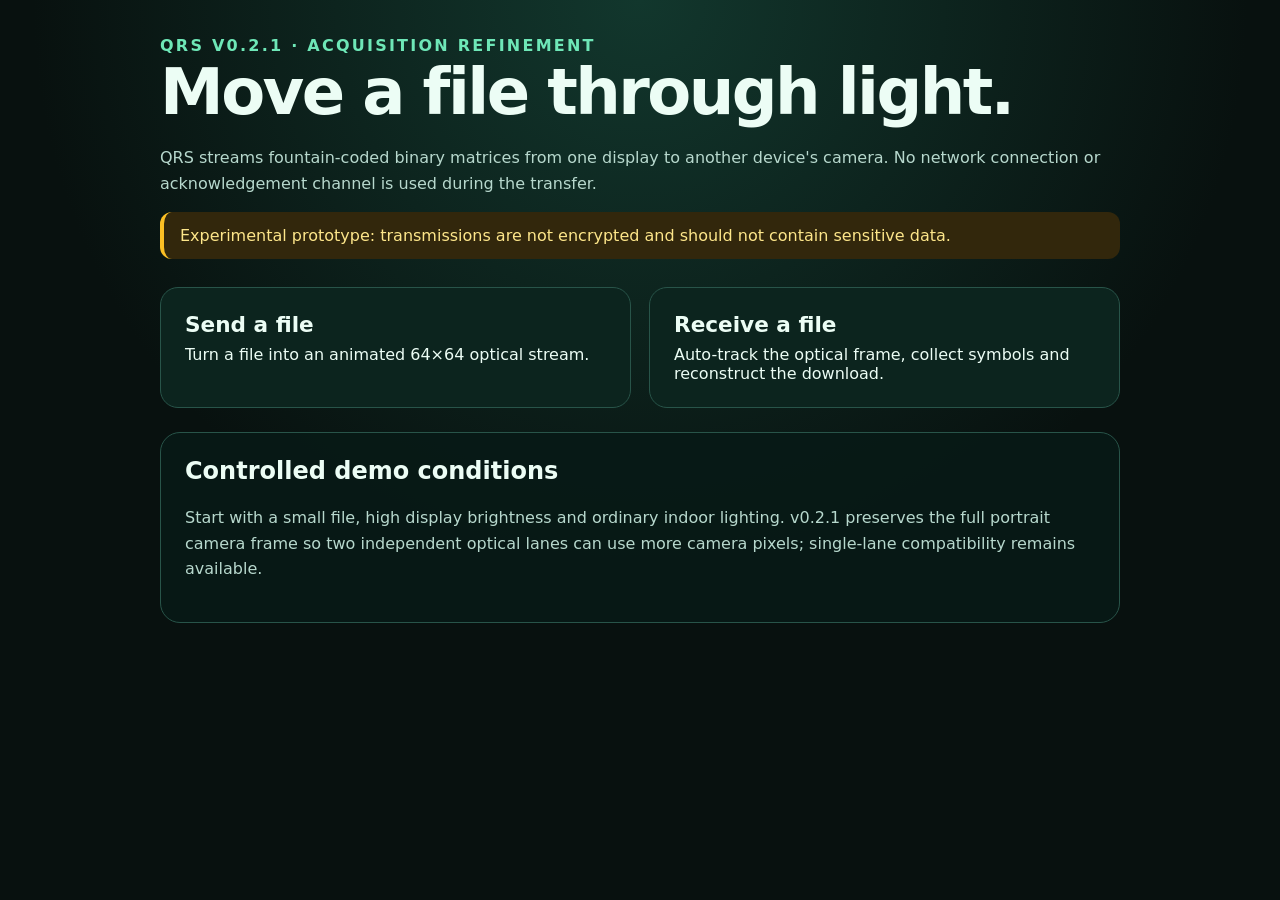
<file: web/index.html>
<!doctype html>
<html lang="en">
<head>
  <meta charset="utf-8">
  <meta name="viewport" content="width=device-width, initial-scale=1">
  <meta name="qrs-build" content="v0.2.1-acquisition-refinement-1">
  <title>QRS Optical Transfer</title>
  <link rel="stylesheet" href="styles.css?v=acquisition-refinement-1">
</head>
<body>
  <main>
    <div class="eyebrow">QRS v0.2.1 · Acquisition Refinement</div>
    <h1>Move a file through light.</h1>
    <p>QRS streams fountain-coded binary matrices from one display to another device's camera. No network connection or acknowledgement channel is used during the transfer.</p>
    <div class="status warning">Experimental prototype: transmissions are not encrypted and should not contain sensitive data.</div>
    <div class="grid">
      <a class="choice" href="send.html"><strong>Send a file</strong><span>Turn a file into an animated 64×64 optical stream.</span></a>
      <a class="choice" href="receive.html"><strong>Receive a file</strong><span>Auto-track the optical frame, collect symbols and reconstruct the download.</span></a>
    </div>
    <section class="panel">
      <h2>Controlled demo conditions</h2>
      <p>Start with a small file, high display brightness and ordinary indoor lighting. v0.2.1 preserves the full portrait camera frame so two independent optical lanes can use more camera pixels; single-lane compatibility remains available.</p>
    </section>
  </main>
</body>
</html>
</file>
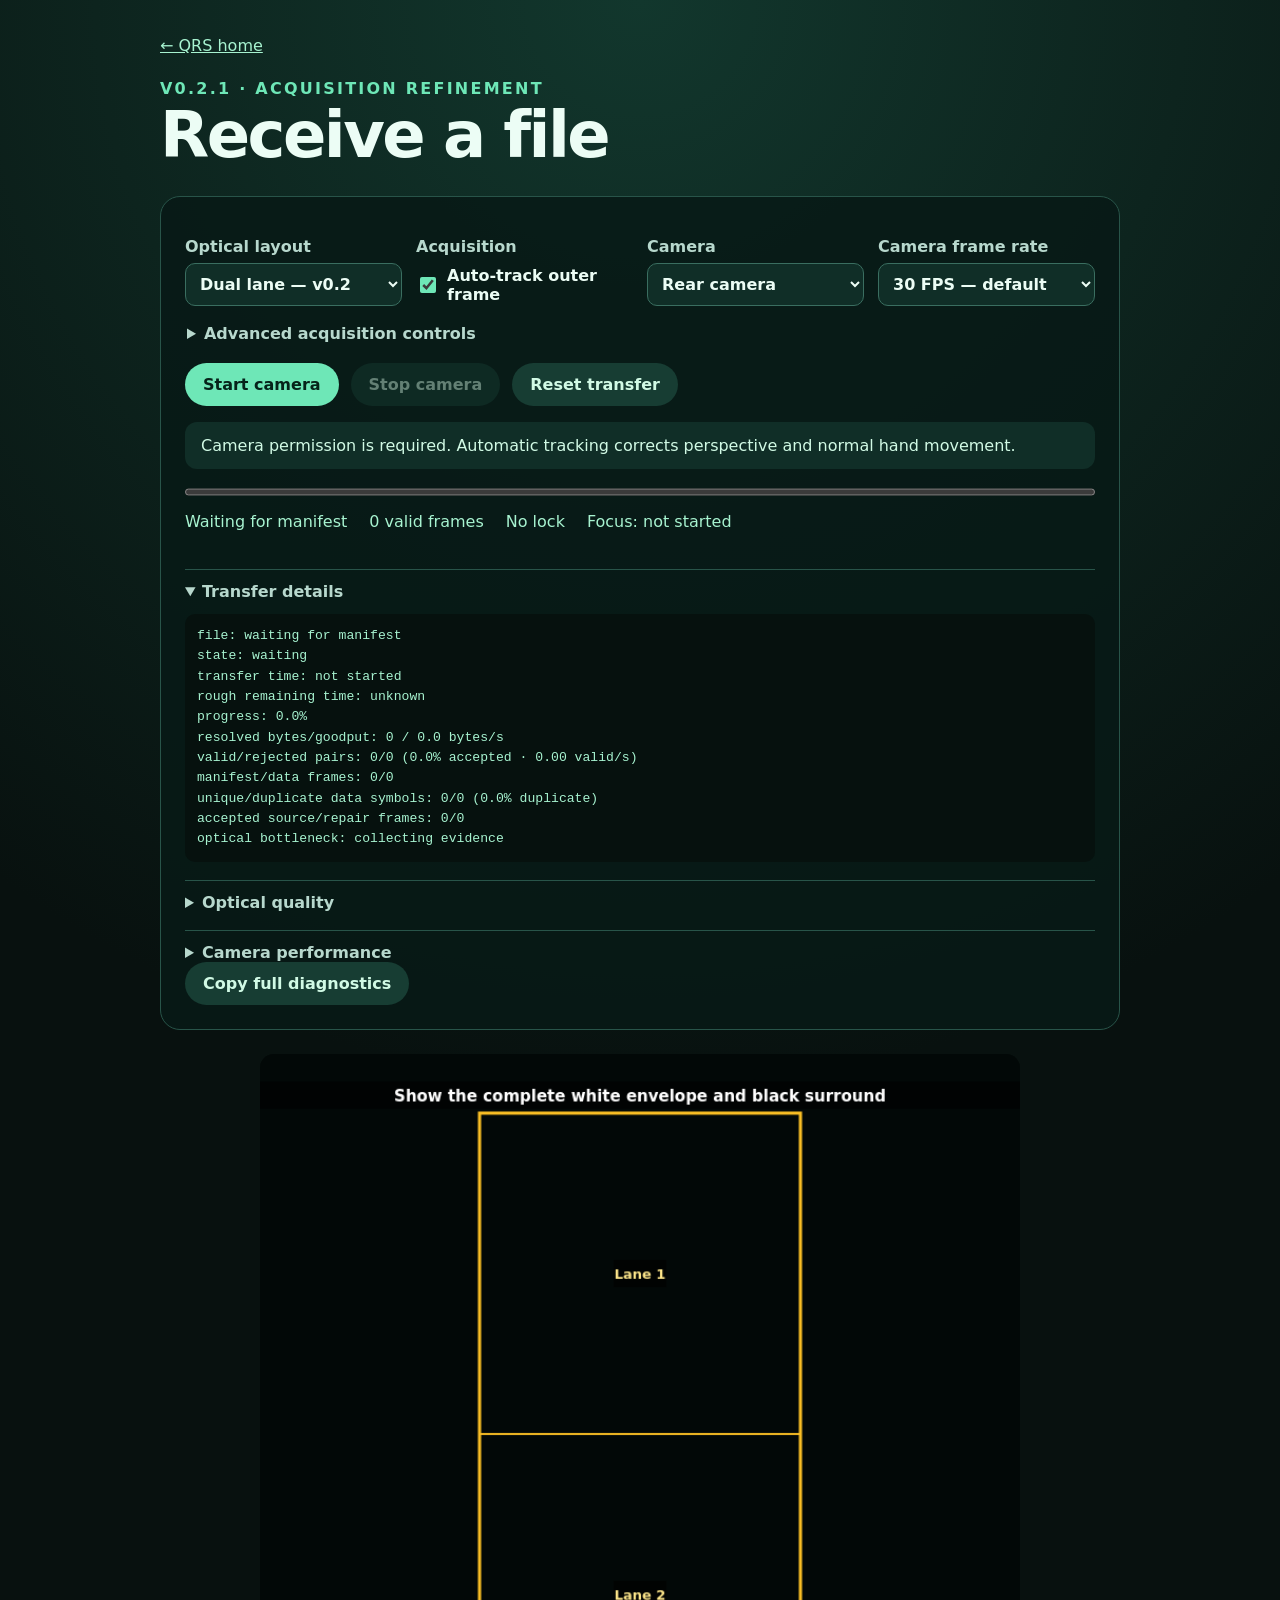
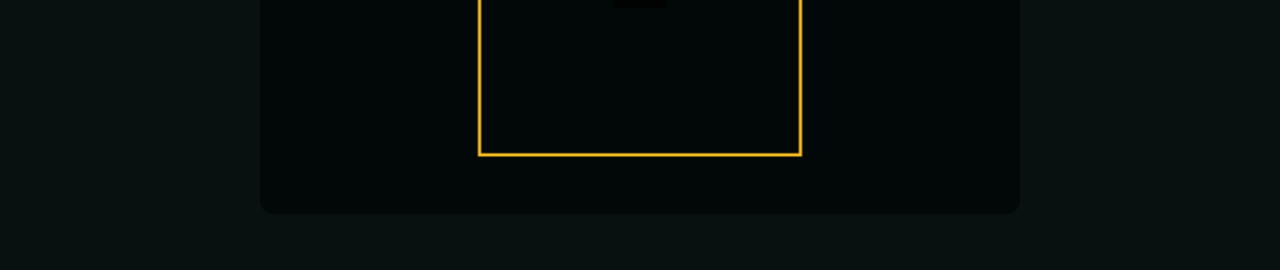
<file: web/receive.html>
<!doctype html>
<html lang="en">
<head>
  <meta charset="utf-8">
  <meta name="viewport" content="width=device-width, initial-scale=1">
  <title>Receive — QRS</title>
  <link rel="stylesheet" href="styles.css?v=acquisition-refinement-1">
</head>
<body>
  <main>
    <a class="back" href="index.html">← QRS home</a>
    <div class="eyebrow">v0.2.1 · Acquisition refinement</div>
    <h1>Receive a file</h1>
    <section class="panel">
      <div class="controls">
        <label>Optical layout
          <select id="laneCount">
            <option value="2" selected>Dual lane — v0.2</option>
            <option value="1">Single lane — compatibility</option>
          </select>
        </label>
        <label class="toggle">Acquisition
          <span><input id="autoTrack" type="checkbox" checked> Auto-track outer frame</span>
        </label>
        <label>Camera
          <select id="facingMode">
            <option value="environment">Rear camera</option>
            <option value="user">Front camera</option>
          </select>
        </label>
        <label>Camera frame rate
          <select id="cameraFrameRate">
            <option value="30" selected>30 FPS — default</option>
            <option value="60">60 FPS — experimental</option>
          </select>
        </label>
      </div>
      <details class="advanced-controls">
        <summary>Advanced acquisition controls</summary>
        <div class="controls">
          <label>Manual lane width <output id="roiValue">288 × 576 px</output>
            <input id="roiSize" type="range" min="192" max="304" step="8" value="288" disabled>
          </label>
          <label>Minimum cell contrast <output id="contrastValue">24</output>
            <input id="minimumContrast" type="range" min="12" max="80" step="4" value="24">
          </label>
        </div>
        <p class="control-note">The alignment size is used only when automatic tracking is disabled. These controls remain exposed for field testing.</p>
      </details>
      <div class="actions">
        <button id="camera">Start camera</button>
        <button id="stop" class="secondary" disabled>Stop camera</button>
        <button id="reset" class="secondary">Reset transfer</button>
      </div>
      <div id="status" class="status">Camera permission is required. Automatic tracking corrects perspective and normal hand movement.</div>
      <progress id="progress" value="0" max="100"></progress>
      <div class="metrics"><span id="sessionMetric">Waiting for manifest</span><span id="frameMetric">0 valid frames</span><span id="confidenceMetric">No lock</span><span id="focusMetric">Focus: not started</span></div>
      <div class="actions"><a id="download" class="button" hidden>Download recovered file</a></div>
      <div class="diagnostic-groups">
        <details open>
          <summary>Transfer details</summary>
          <pre id="transferDiagnostics">Waiting for a manifest.</pre>
        </details>
        <details>
          <summary>Optical quality</summary>
          <pre id="opticalDiagnostics">No optical frames processed.</pre>
        </details>
        <details>
          <summary>Camera performance</summary>
          <pre id="cameraDiagnostics">Camera not started.</pre>
        </details>
        <pre id="diagnostics" hidden>No camera frames processed.</pre>
        <button id="copyDiagnostics" class="secondary" type="button">Copy full diagnostics</button>
      </div>
    </section>
    <div class="matrix-shell"><canvas id="preview" width="720" height="720" aria-label="Full camera preview and QRS dual-lane alignment guide; tap the matrix to focus"></canvas></div>
    <video id="video" class="sr-only-video" playsinline muted></video>
  </main>
  <script type="module" src="receiver.js?v=acquisition-refinement-1"></script>
</body>
</html>
</file>
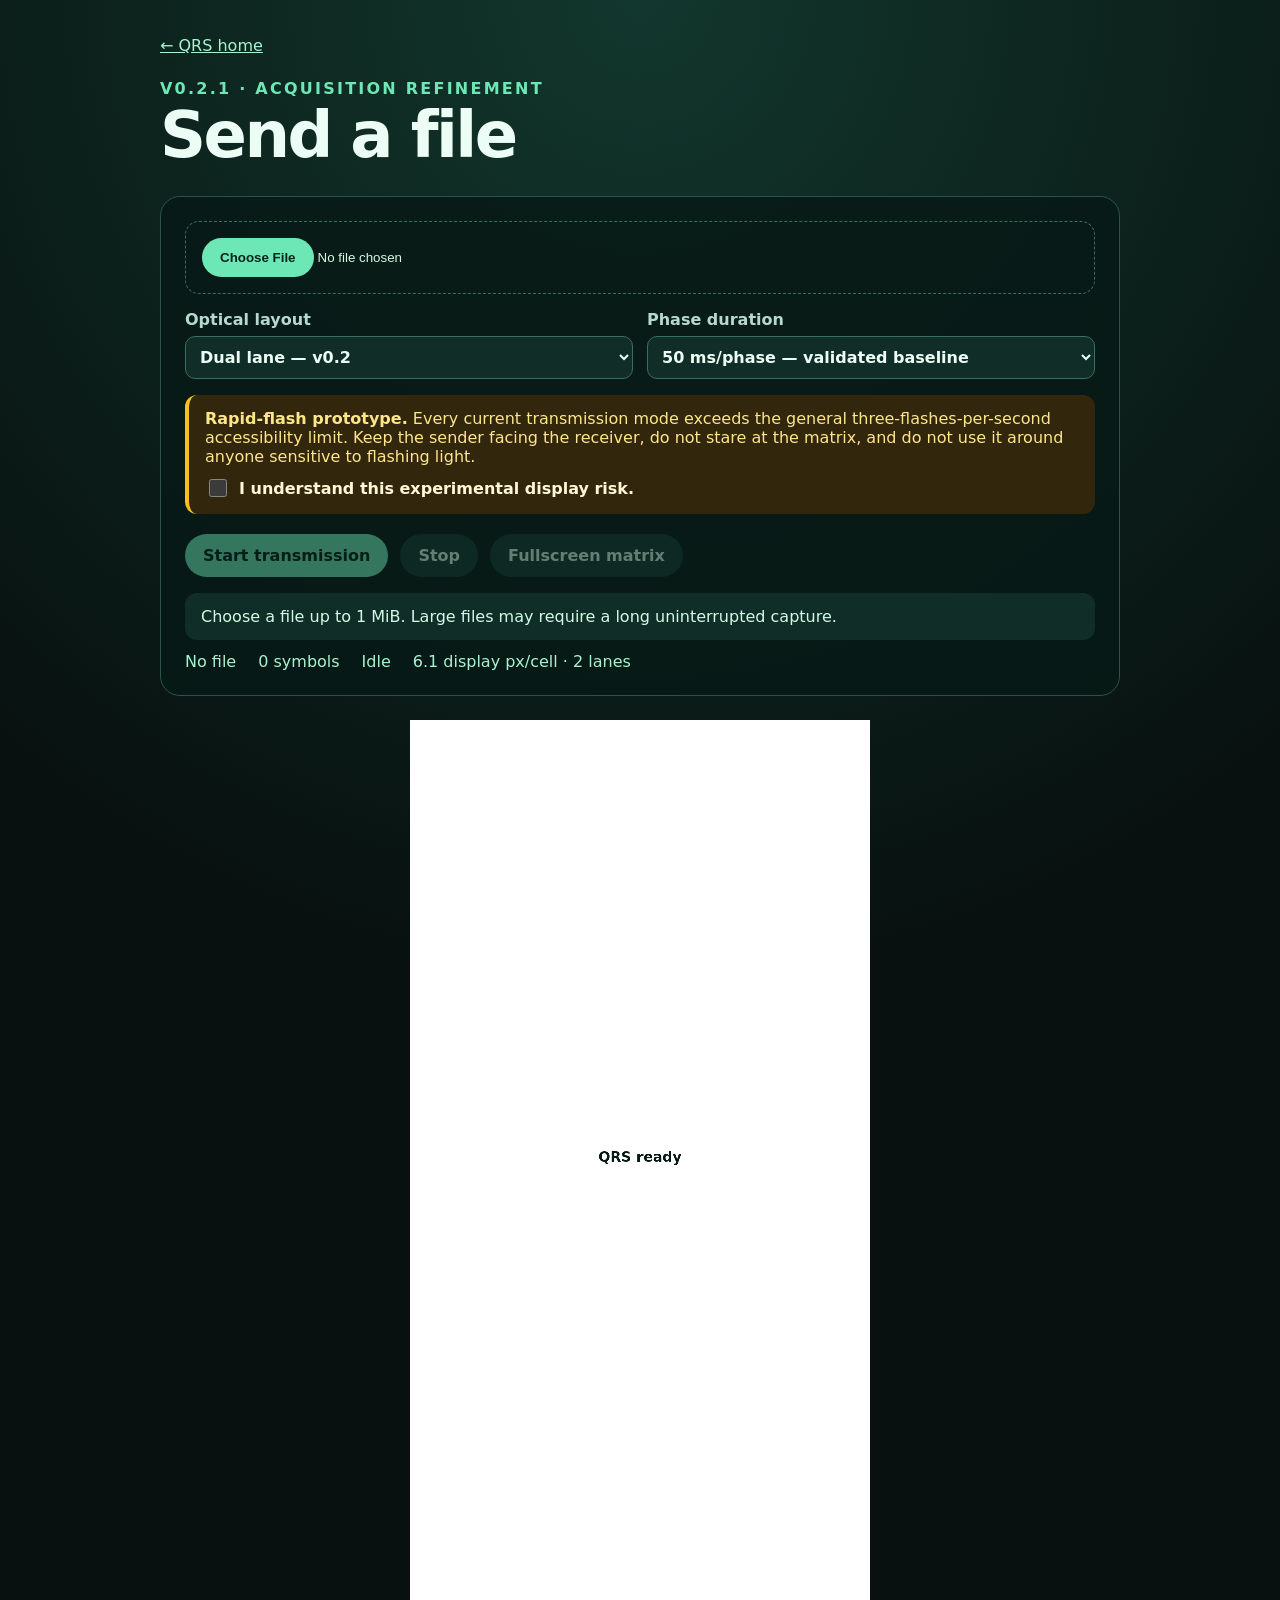
<file: web/send.html>
<!doctype html>
<html lang="en">
<head>
  <meta charset="utf-8">
  <meta name="viewport" content="width=device-width, initial-scale=1">
  <title>Send — QRS</title>
  <link rel="stylesheet" href="styles.css?v=acquisition-refinement-1">
</head>
<body>
  <main>
    <a class="back" href="index.html">← QRS home</a>
    <div class="eyebrow">v0.2.1 · Acquisition refinement</div>
    <h1>Send a file</h1>
    <section class="panel">
      <input id="file" type="file">
      <div class="controls">
        <label>Optical layout
          <select id="laneCount">
            <option value="2" selected>Dual lane — v0.2</option>
            <option value="1">Single lane — compatibility</option>
          </select>
        </label>
        <label>Phase duration
          <select id="phaseDuration">
            <option value="67">67 ms/phase — 7.5 data frames/s</option>
            <option value="50" selected>50 ms/phase — validated baseline</option>
            <option value="40">40 ms/phase — 12.5 data frames/s</option>
            <option value="33">33 ms/phase — 15 data frames/s</option>
          </select>
        </label>
      </div>
      <div class="status warning" role="alert">
        <strong>Rapid-flash prototype.</strong> Every current transmission mode exceeds the general
        three-flashes-per-second accessibility limit. Keep the sender facing the receiver, do not
        stare at the matrix, and do not use it around anyone sensitive to flashing light.
        <label class="safety-confirm"><input id="flashAcknowledgement" type="checkbox"> I understand this experimental display risk.</label>
      </div>
      <div class="actions">
        <button id="start" disabled>Start transmission</button>
        <button id="stop" class="secondary" disabled>Stop</button>
        <button id="fullscreen" class="secondary" disabled>Fullscreen matrix</button>
      </div>
      <div id="status" class="status">Choose a file up to 1 MiB. Large files may require a long uninterrupted capture.</div>
      <div class="metrics"><span id="fileMetric">No file</span><span id="symbolMetric">0 symbols</span><span id="phaseMetric">Idle</span><span id="displayMetric">Measuring display cells</span></div>
    </section>
    <div class="matrix-shell" id="matrixShell"><canvas id="matrix" width="912" height="912" aria-label="Animated QRS optical matrix"></canvas></div>
  </main>
  <script type="module" src="sender.js?v=acquisition-refinement-1"></script>
</body>
</html>
</file>
<file: web/styles.css>
:root {
  color-scheme: dark;
  font-family: Inter, ui-sans-serif, system-ui, sans-serif;
  background: #08110f;
  color: #ecfdf5;
}

* { box-sizing: border-box; }
body { margin: 0; min-height: 100vh; background: radial-gradient(circle at top, #12372d, #08110f 55%); }
main { width: min(960px, calc(100% - 32px)); margin: 0 auto; padding: 36px 0 56px; }
h1 { margin: 0 0 8px; font-size: clamp(2rem, 6vw, 4rem); letter-spacing: -0.04em; }
h2 { margin-top: 0; }
p { color: #b7d8cd; line-height: 1.6; }
a { color: inherit; }
.eyebrow { color: #6ee7b7; font-weight: 700; letter-spacing: 0.14em; text-transform: uppercase; }
.panel { margin-top: 24px; padding: 24px; border: 1px solid #285449; border-radius: 20px; background: rgba(7, 26, 22, 0.88); }
.actions { display: flex; flex-wrap: wrap; gap: 12px; margin-top: 20px; }
.button, button, input::file-selector-button {
  border: 0; border-radius: 999px; padding: 12px 18px; background: #6ee7b7; color: #06231a;
  font: inherit; font-weight: 800; text-decoration: none; cursor: pointer;
}
button.secondary, .button.secondary { background: #173d33; color: #d1fae5; }
button:disabled { opacity: 0.45; cursor: not-allowed; }
input[type="file"] { width: 100%; padding: 16px; border: 1px dashed #3a6e60; border-radius: 14px; color: #d1fae5; }
.controls { display: grid; grid-template-columns: repeat(auto-fit, minmax(190px, 1fr)); gap: 14px; margin-top: 16px; }
.controls label { display: grid; gap: 7px; color: #b7d8cd; font-weight: 700; }
select, input[type="range"] { width: 100%; }
.toggle span { display: flex; align-items: center; gap: 8px; min-height: 40px; color: #ecfdf5; }
.toggle input { width: 18px; height: 18px; accent-color: #6ee7b7; }
select { border: 1px solid #3a6e60; border-radius: 10px; padding: 10px; background: #102e27; color: #ecfdf5; font: inherit; }
output { color: #6ee7b7; font-variant-numeric: tabular-nums; }
.status { margin-top: 16px; padding: 14px 16px; border-radius: 12px; background: #102e27; color: #d1fae5; }
.warning { border-left: 4px solid #fbbf24; background: #32270c; color: #fde68a; }
.grid { display: grid; grid-template-columns: repeat(auto-fit, minmax(240px, 1fr)); gap: 18px; margin-top: 28px; }
.choice { display: block; padding: 24px; border: 1px solid #285449; border-radius: 18px; background: #0c241e; text-decoration: none; }
.choice:hover { border-color: #6ee7b7; transform: translateY(-2px); }
.choice strong { display: block; font-size: 1.35rem; margin-bottom: 8px; }
.matrix-shell { margin: 24px auto 0; width: min(100%, 760px); }
#matrix { width: 100%; height: auto; display: block; background: black; image-rendering: pixelated; }
.matrix-shell.dual-lane { width: min(100%, 460px); }
.matrix-shell:fullscreen { width: 100vw; height: 100vh; margin: 0; background: #000; display: grid; place-items: center; }
.matrix-shell:fullscreen #matrix { width: auto; height: auto; max-width: 100vw; max-height: 100vh; }
#preview { width: 100%; display: block; border-radius: 14px; background: #020807; cursor: crosshair; touch-action: manipulation; }
.metrics { display: flex; flex-wrap: wrap; gap: 10px 22px; margin-top: 12px; color: #a7f3d0; font-variant-numeric: tabular-nums; }
progress { width: 100%; height: 14px; margin-top: 16px; accent-color: #6ee7b7; }
.back { display: inline-block; margin-bottom: 24px; color: #a7f3d0; }
.sr-only-video { position: absolute; width: 1px; height: 1px; opacity: 0; pointer-events: none; }
code { color: #a7f3d0; }
details { margin-top: 18px; color: #b7d8cd; }
summary { cursor: pointer; font-weight: 700; }
pre { white-space: pre-wrap; overflow-wrap: anywhere; padding: 12px; border-radius: 10px; background: #06110e; color: #a7f3d0; font-size: 0.82rem; line-height: 1.55; }
.advanced-controls { padding: 0 2px; }
.control-note { margin: 10px 0 0; font-size: 0.9rem; }
.safety-confirm { display: flex; align-items: center; gap: 9px; margin-top: 10px; color: #fff7d6; font-weight: 700; }
.safety-confirm input { width: 18px; height: 18px; accent-color: #fbbf24; }
.diagnostic-groups { margin-top: 18px; }
.diagnostic-groups details { border-top: 1px solid #285449; padding-top: 12px; }
.diagnostic-groups pre { margin-bottom: 8px; }

@media (max-width: 560px) {
  main { width: min(100% - 20px, 960px); padding-top: 22px; }
  .panel { padding: 16px; border-radius: 15px; }
}
</file>
